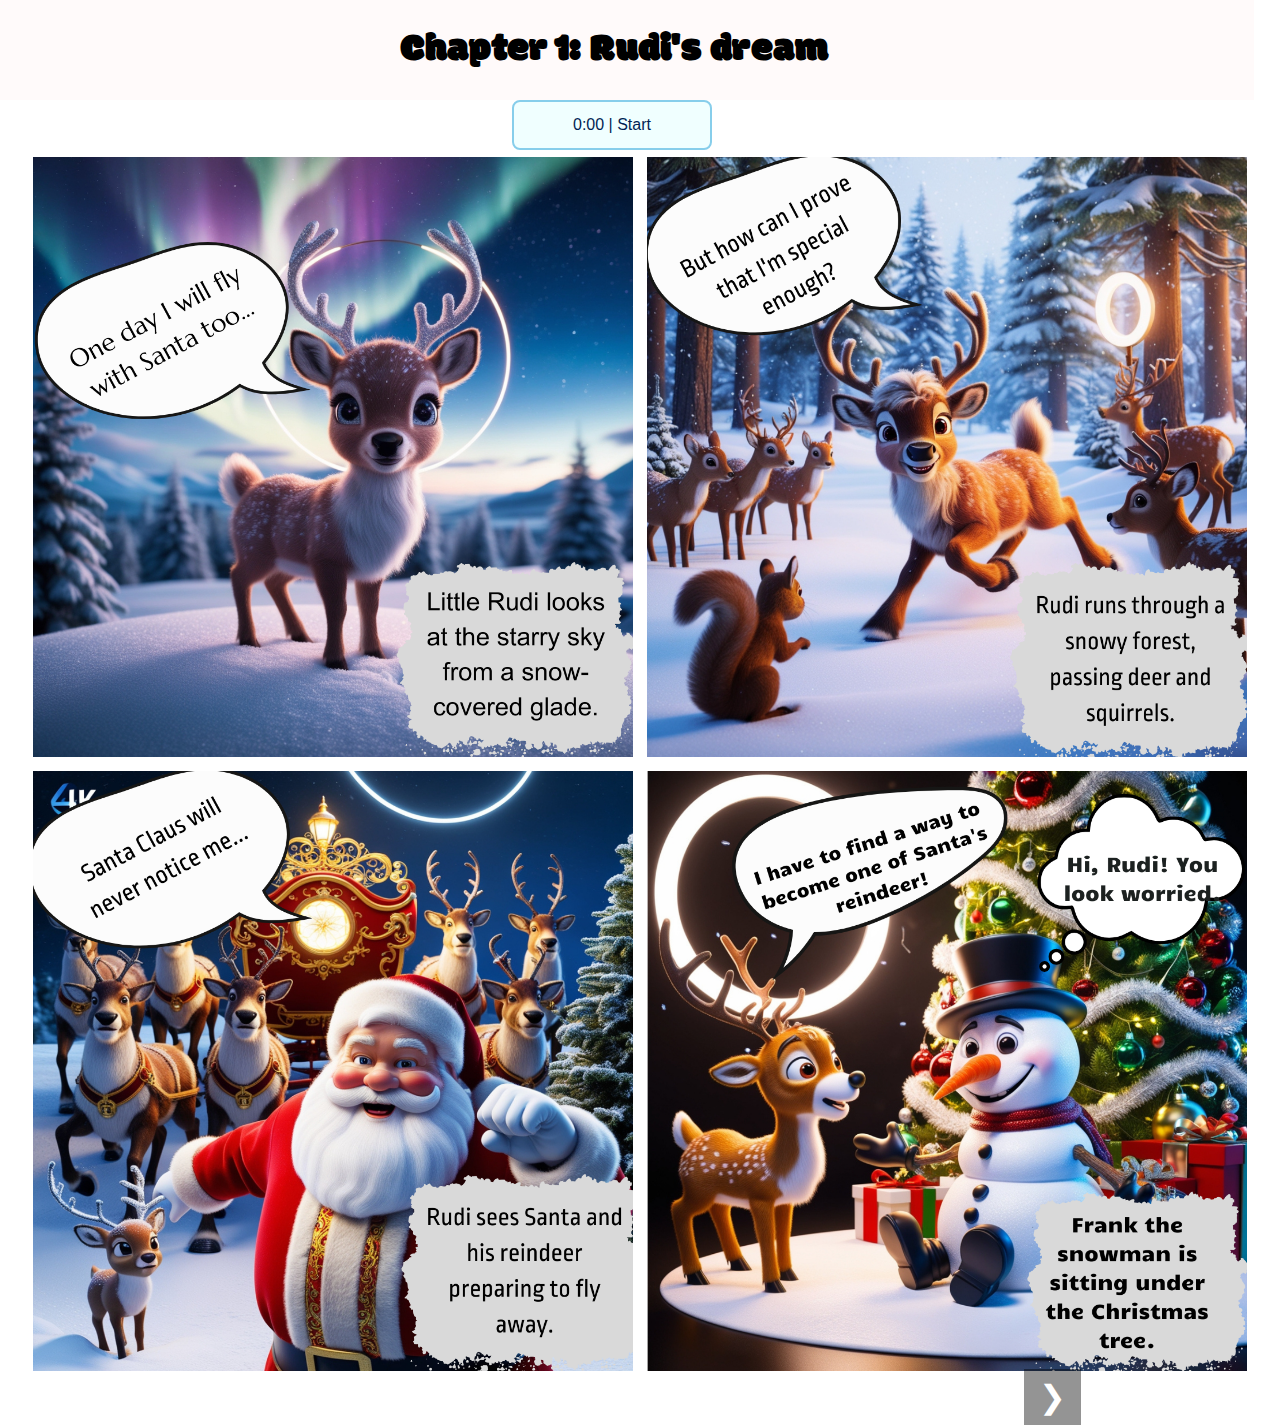
<file: index.html>
<!DOCTYPE html>
<html lang="en">
<head>
    <meta charset="UTF-8">
    <meta name="viewport" content="width=device-width, initial-scale=1.0">
    <title>Document</title>
    <link rel="stylesheet" href="page1.css">
    <link rel="preconnect" href="https://fonts.googleapis.com">
    <link rel="preconnect" href="https://fonts.gstatic.com" crossorigin>
    <link href="https://fonts.googleapis.com/css2?family=Modak&display=swap" rel="stylesheet">
</head>
<body>

    <div>
        <div class="chapter">
            <p>Chapter 1: Rudi's dream </p>
        </div>
        <audio id="audio" src="narracja - Made with Clipchamp.mp3"></audio>
        <button id="controlButton">00:00 | Start</button>

        <div class="zdjęcia">
            <img src="Panel 1.png" alt="">
            <img src="Panel 2.png" alt="">
            <img src="Panel 3.png" alt="">
            <img src="Panel 4.png" alt="">
            
        </div>
    </div>
    <a href="page2.html" class="next">&#10095</a>

    <script>
        const audio = document.getElementById('audio');
        const controlButton = document.getElementById('controlButton');

        // Funkcja formatująca czas w formacie MM:SS
        function formatTime(seconds) {
            const minutes = Math.floor(seconds / 60);
            const secs = Math.floor(seconds % 60).toString().padStart(2, '0');
            return `${minutes}:${secs}`;
        }

        // Ustawienie początkowego czasu na 10 sekund
        audio.addEventListener('loadedmetadata', () => {
            audio.currentTime = 0;
        });

        // Aktualizacja czasu i kontrola przycisku
        audio.addEventListener('timeupdate', () => {
            controlButton.textContent = `${formatTime(audio.currentTime)} | ${audio.paused ? "Start" : "Pause"}`;
            if (audio.currentTime >= 38) {
                audio.pause();
                audio.currentTime = 0; // Powrót do 10 sekundy
                controlButton.textContent = `${formatTime(audio.currentTime)} | Start`;
            }
        });

        // Obsługa kliknięcia przycisku
        controlButton.addEventListener('click', () => {
            if (audio.paused) {
                if (audio.currentTime < 10 || audio.currentTime >= 38) {
                    audio.currentTime = 0; // Zawsze zaczyna od 10 sekundy
                }
                audio.play();
            } else {
                audio.pause();
            }
            controlButton.textContent = `${formatTime(audio.currentTime)} | ${audio.paused ? "Start" : "Pause"}`;
        });

        // Reset przycisku po zakończeniu odtwarzania
        audio.addEventListener('ended', () => {
            audio.currentTime = 0;
            controlButton.textContent = `00:00 | Start`;
        });
    </script>
</body>
</html>
</file>
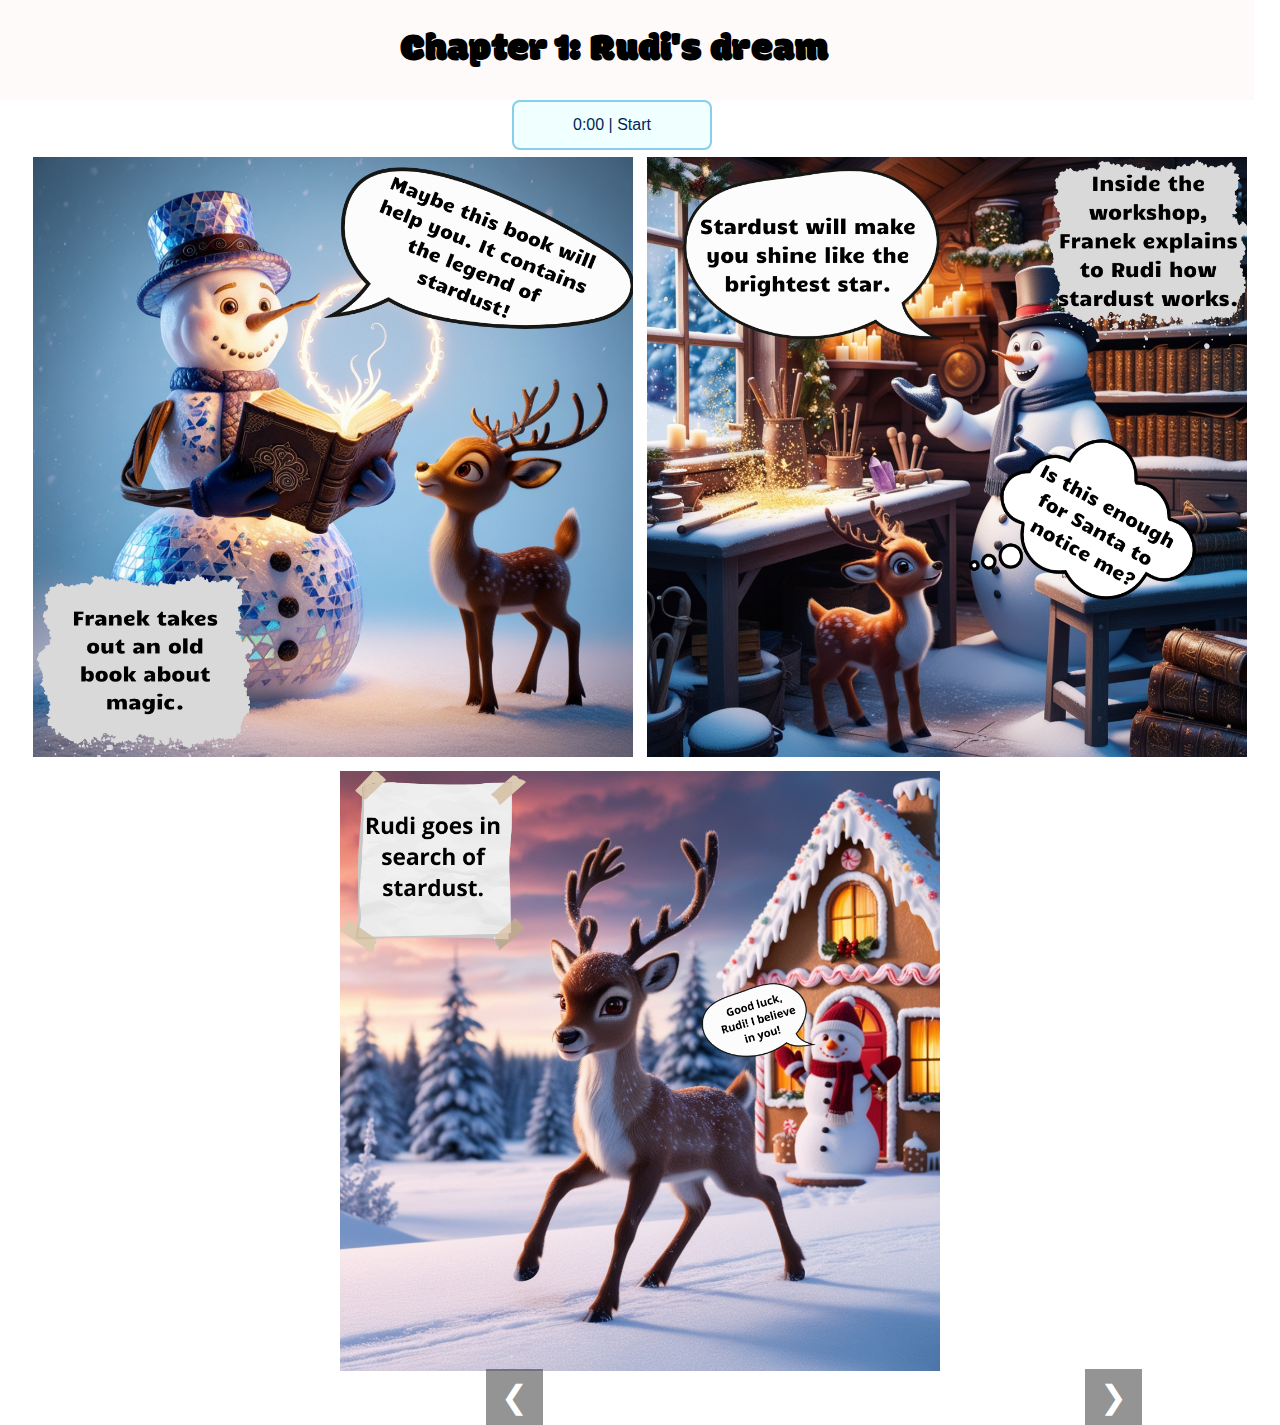
<file: page2.html>
<!DOCTYPE html>
<html lang="en">
<head>
    <meta charset="UTF-8">
    <meta name="viewport" content="width=device-width, initial-scale=1.0">
    <title>Document</title>
    <link rel="stylesheet" href="page2.css">
    <link rel="preconnect" href="https://fonts.googleapis.com">
    <link rel="preconnect" href="https://fonts.gstatic.com" crossorigin>
    <link href="https://fonts.googleapis.com/css2?family=Modak&display=swap" rel="stylesheet">



</head>
<body>

    <div class="chapter">
        <p>Chapter 1: Rudi's dream</p>
    </div>
    <audio id="audio" src="narracja - Made with Clipchamp.mp3"></audio>
    <button id="controlButton">0:38 | Start</button>


    <div class="zdjęcia">
        <img src="Panel 5.png" alt="">
        <img src="Panel 6.png" alt="">
        <img class="zd1" src="Panel 7.png" alt="">
    </div>
    <a href="index.html" class="prev">&#10094</a>
    <a href="page3.html" class="next">&#10095</a>
    <script>
        const audio = document.getElementById('audio');
        const controlButton = document.getElementById('controlButton');

        // Funkcja formatująca czas w formacie MM:SS
        function formatTime(seconds) {
            const minutes = Math.floor(seconds / 60);
            const secs = Math.floor(seconds % 60).toString().padStart(2, '0');
            return `${minutes}:${secs}`;
        }

        // Ustawienie początkowego czasu na 10 sekund
        audio.addEventListener('loadedmetadata', () => {
            audio.currentTime = 38;
        });

        // Aktualizacja czasu i kontrola przycisku
        audio.addEventListener('timeupdate', () => {
            controlButton.textContent = `${formatTime(audio.currentTime)} | ${audio.paused ? "Start" : "Pause"}`;
            if (audio.currentTime >= 65) {
                audio.pause();
                audio.currentTime = 38; // Powrót do 10 sekundy
                controlButton.textContent = `${formatTime(audio.currentTime)} | Start`;
            }
        });

        // Obsługa kliknięcia przycisku
        controlButton.addEventListener('click', () => {
            if (audio.paused) {
                if (audio.currentTime < 38 || audio.currentTime >= 65) {
                    audio.currentTime = 38; // Zawsze zaczyna od 10 sekundy
                }
                audio.play();
            } else {
                audio.pause();
            }
            controlButton.textContent = `${formatTime(audio.currentTime)} | ${audio.paused ? "Start" : "Pause"}`;
        });

        // Reset przycisku po zakończeniu odtwarzania
        audio.addEventListener('ended', () => {
            audio.currentTime = 38;
            controlButton.textContent = `0:38 | Start`;
        });
    </script>
</body>


    

</html>
</file>
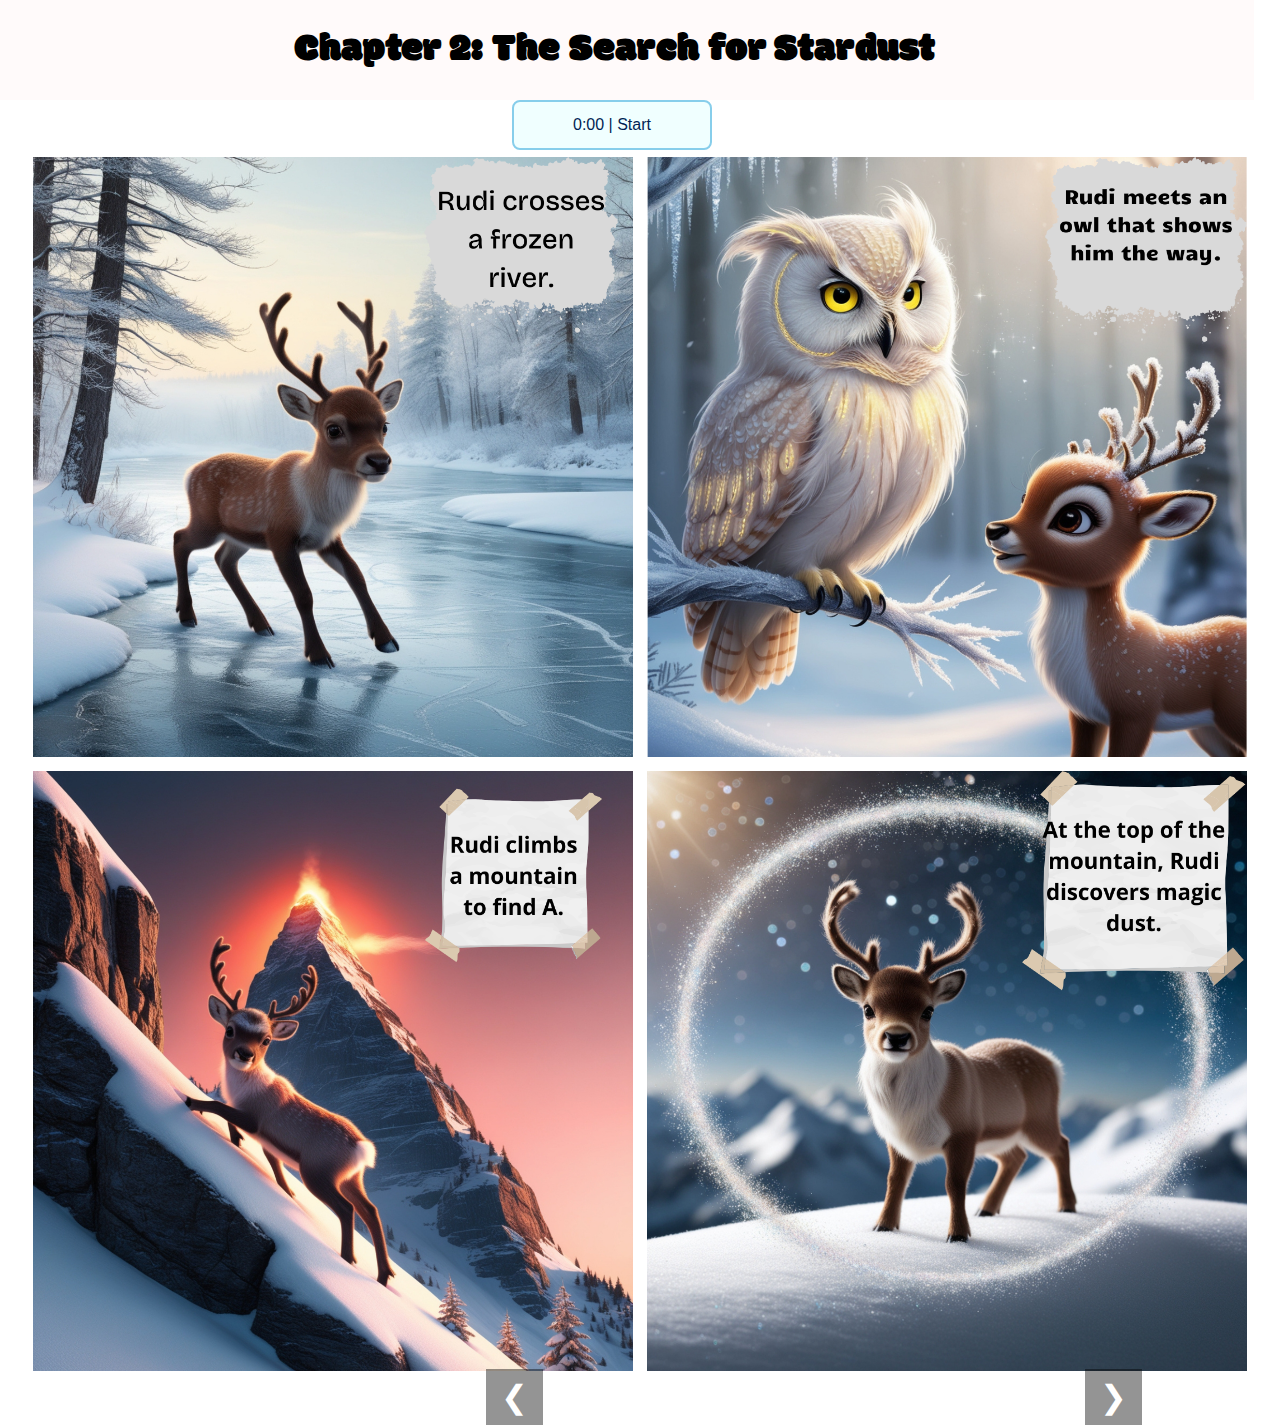
<file: page3.html>
<!DOCTYPE html>
<html lang="en">
<head>
    <meta charset="UTF-8">
    <meta name="viewport" content="width=device-width, initial-scale=1.0">
    <title>Document</title>
    <link rel="stylesheet" href="page2.css">
    <link rel="preconnect" href="https://fonts.googleapis.com">
    <link rel="preconnect" href="https://fonts.gstatic.com" crossorigin>
    <link href="https://fonts.googleapis.com/css2?family=Modak&display=swap" rel="stylesheet">
</head>
<body>

    <div class="chapter">
        <p>Chapter 2: The Search for Stardust</p>
    </div>
    <audio id="audio" src="narracja - Made with Clipchamp.mp3"></audio>
    <button id="controlButton">1:05 | Start</button>

    <div class="zdjęcia">
        <img src="panel 8.png" alt="">
        <img src="panel 9.png" alt="">
        <img src="Panel 10.png" alt="">
        <img src="Panel 11.png" alt="">
    </div>
    <a href="page2.html" class="prev">&#10094</a>
    <a href="page4.html" class="next">&#10095</a>
    <script>
        const audio = document.getElementById('audio');
        const controlButton = document.getElementById('controlButton');

        // Funkcja formatująca czas w formacie MM:SS
        function formatTime(seconds) {
            const minutes = Math.floor(seconds / 60);
            const secs = Math.floor(seconds % 60).toString().padStart(2, '0');
            return `${minutes}:${secs}`;
        }

        // Ustawienie początkowego czasu na 10 sekund
        audio.addEventListener('loadedmetadata', () => {
            audio.currentTime = 65;
        });

        // Aktualizacja czasu i kontrola przycisku
        audio.addEventListener('timeupdate', () => {
            controlButton.textContent = `${formatTime(audio.currentTime)} | ${audio.paused ? "Start" : "Pause"}`;
            if (audio.currentTime >= 86.5) {
                audio.pause();
                audio.currentTime = 65; // Powrót do 10 sekundy
                controlButton.textContent = `${formatTime(audio.currentTime)} | Start`;
            }
        });

        // Obsługa kliknięcia przycisku
        controlButton.addEventListener('click', () => {
            if (audio.paused) {
                if (audio.currentTime < 65 || audio.currentTime >= 86.5) {
                    audio.currentTime = 65; // Zawsze zaczyna od 10 sekundy
                }
                audio.play();
            } else {
                audio.pause();
            }
            controlButton.textContent = `${formatTime(audio.currentTime)} | ${audio.paused ? "Start" : "Pause"}`;
        });

        // Reset przycisku po zakończeniu odtwarzania
        audio.addEventListener('ended', () => {
            audio.currentTime = 65;
            controlButton.textContent = `1:06 | Start`;
        });
    </script>

</body>


    

</html>
</file>
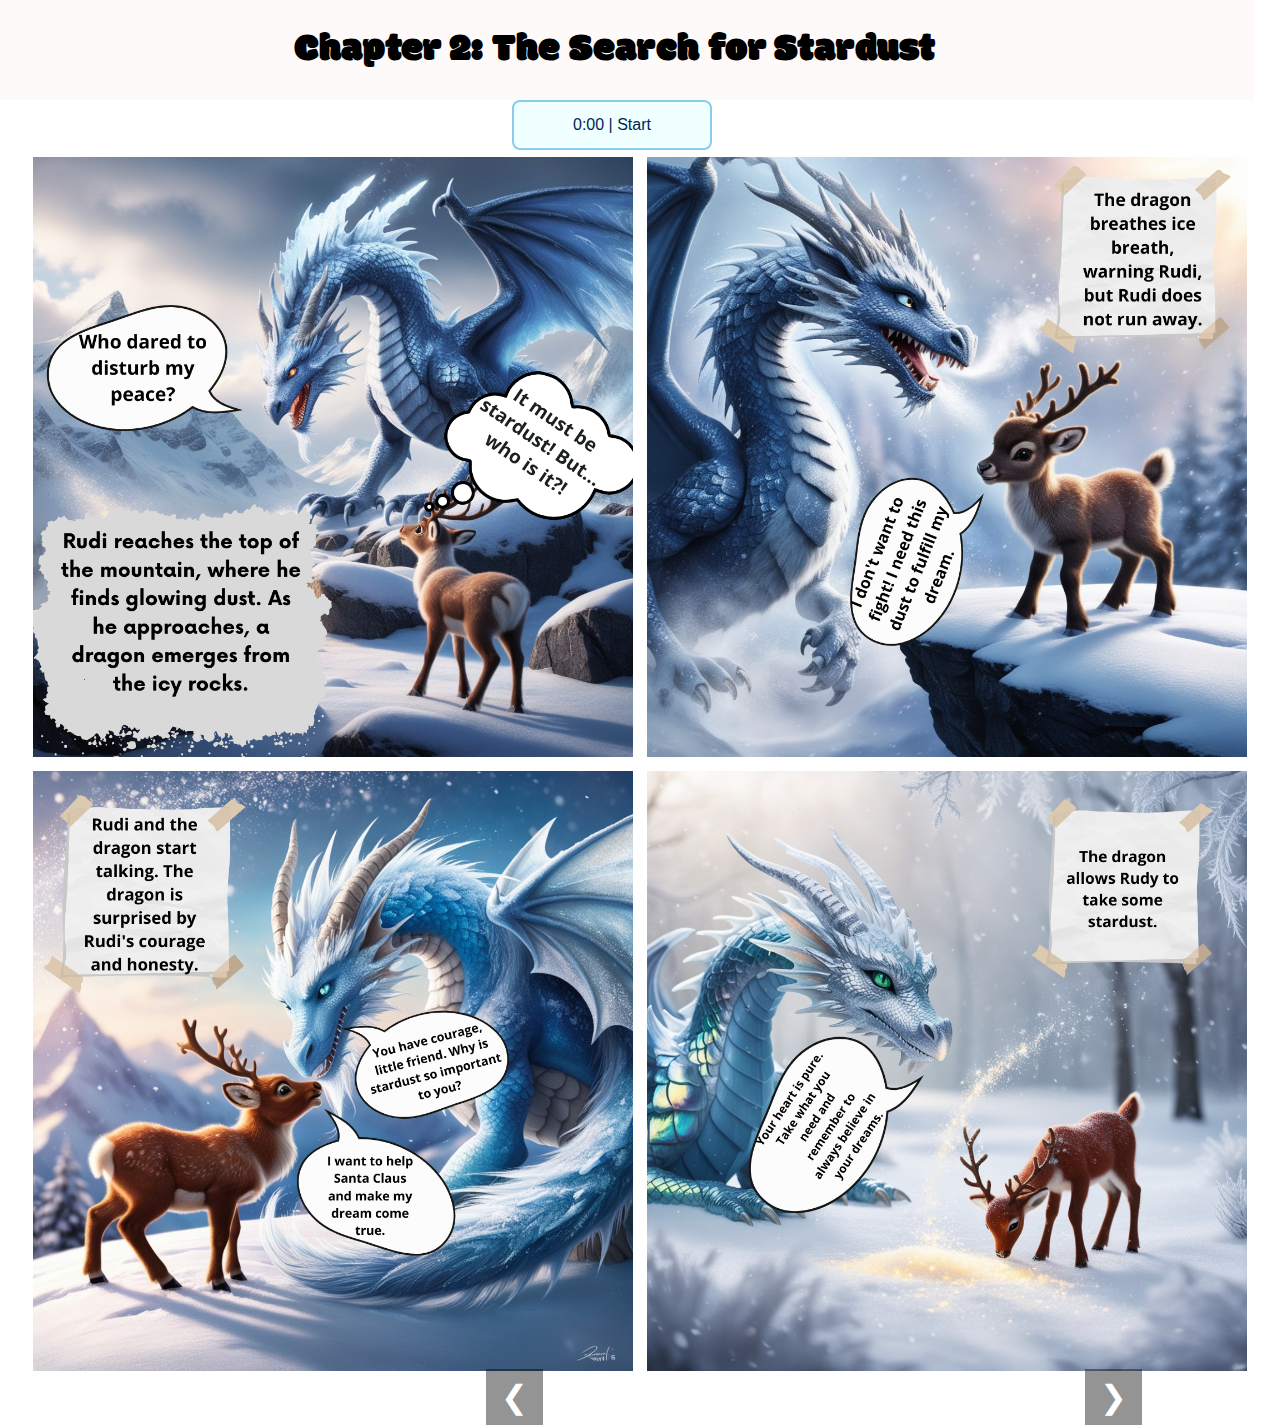
<file: page4.html>
<!DOCTYPE html>
<html lang="en">
<head>
    <meta charset="UTF-8">
    <meta name="viewport" content="width=device-width, initial-scale=1.0">
    <title>Document</title>
    <link rel="stylesheet" href="page2.css">
    <link rel="preconnect" href="https://fonts.googleapis.com">
    <link rel="preconnect" href="https://fonts.gstatic.com" crossorigin>
    <link href="https://fonts.googleapis.com/css2?family=Modak&display=swap" rel="stylesheet">
</head>
<body>

    <div class="chapter">
        <p>Chapter 2: The Search for Stardust</p>
    </div>
    <audio id="audio" src="narracja - Made with Clipchamp.mp3"></audio>
    <button id="controlButton">1:27 | Start</button>

    <div class="zdjęcia">
        <img src="panel 12.png" alt="">
        <img src="Panel 13.png" alt="">
        <img src="Panel 14.png" alt="">
        <img src="Panel 15.png" alt="">
    </div>
    <a href="page3.html" class="prev">&#10094</a>
    <a href="page5.html" class="next">&#10095</a>
    <script>
        const audio = document.getElementById('audio');
        const controlButton = document.getElementById('controlButton');

        // Funkcja formatująca czas w formacie MM:SS
        function formatTime(seconds) {
            const minutes = Math.floor(seconds / 60);
            const secs = Math.floor(seconds % 60).toString().padStart(2, '0');
            return `${minutes}:${secs}`;
        }

        // Ustawienie początkowego czasu na 10 sekund
        audio.addEventListener('loadedmetadata', () => {
            audio.currentTime = 87;
        });

        // Aktualizacja czasu i kontrola przycisku
        audio.addEventListener('timeupdate', () => {
            controlButton.textContent = `${formatTime(audio.currentTime)} | ${audio.paused ? "Start" : "Pause"}`;
            if (audio.currentTime >= 137) {
                audio.pause();
                audio.currentTime = 87; // Powrót do 10 sekundy
                controlButton.textContent = `${formatTime(audio.currentTime)} | Start`;
            }
        });

        // Obsługa kliknięcia przycisku
        controlButton.addEventListener('click', () => {
            if (audio.paused) {
                if (audio.currentTime < 87 || audio.currentTime >= 137) {
                    audio.currentTime = 87; // Zawsze zaczyna od 10 sekundy
                }
                audio.play();
            } else {
                audio.pause();
            }
            controlButton.textContent = `${formatTime(audio.currentTime)} | ${audio.paused ? "Start" : "Pause"}`;
        });

        // Reset przycisku po zakończeniu odtwarzania
        audio.addEventListener('ended', () => {
            audio.currentTime = 87;
            controlButton.textContent = `1:27 | Start`;
        });
    </script>
</body>


    

</html>
</file>
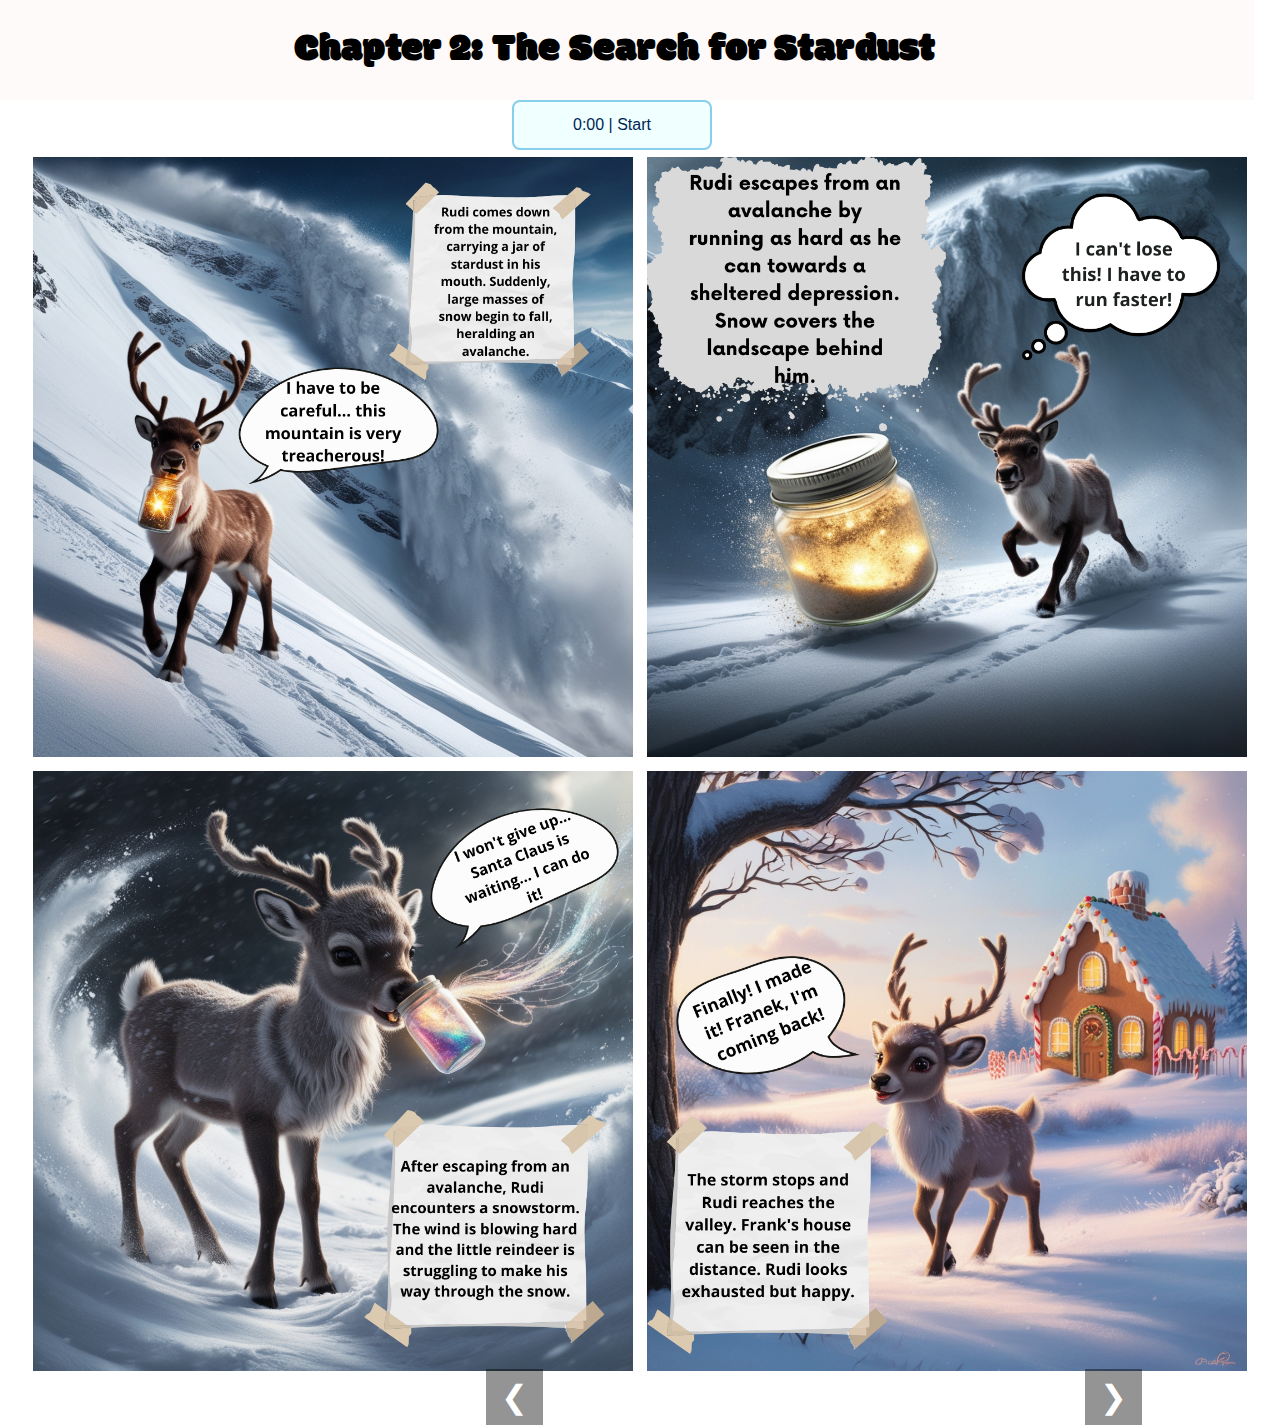
<file: page5.html>
<!DOCTYPE html>
<html lang="en">
<head>
    <meta charset="UTF-8">
    <meta name="viewport" content="width=device-width, initial-scale=1.0">
    <title>Document</title>
    <link rel="stylesheet" href="page2.css">
    <link rel="preconnect" href="https://fonts.googleapis.com">
    <link rel="preconnect" href="https://fonts.gstatic.com" crossorigin>
    <link href="https://fonts.googleapis.com/css2?family=Modak&display=swap" rel="stylesheet">
</head>
<body>

    <div class="chapter">
        <p>Chapter 2: The Search for Stardust</p>
    </div>
    <audio id="audio" src="narracja - Made with Clipchamp.mp3"></audio>
    <button id="controlButton">2:17 | Start</button>

    <div class="zdjęcia">
        <img src="Panel 16.png" alt="">
        <img src="panel 17.png" alt="">
        <img src="Panel 18.png" alt="">
        <img src="Panel 19.png" alt="">

    </div>
    <a href="page4.html" class="prev">&#10094</a>
    <a href="page6.html" class="next">&#10095</a>
    <script>
        const audio = document.getElementById('audio');
        const controlButton = document.getElementById('controlButton');

        // Funkcja formatująca czas w formacie MM:SS
        function formatTime(seconds) {
            const minutes = Math.floor(seconds / 60);
            const secs = Math.floor(seconds % 60).toString().padStart(2, '0');
            return `${minutes}:${secs}`;
        }

        // Ustawienie początkowego czasu na 10 sekund
        audio.addEventListener('loadedmetadata', () => {
            audio.currentTime = 137.5;
        });

        // Aktualizacja czasu i kontrola przycisku
        audio.addEventListener('timeupdate', () => {
            controlButton.textContent = `${formatTime(audio.currentTime)} | ${audio.paused ? "Start" : "Pause"}`;
            if (audio.currentTime >= 191.5) {
                audio.pause();
                audio.currentTime = 137.5; // Powrót do 10 sekundy
                controlButton.textContent = `${formatTime(audio.currentTime)} | Start`;
            }
        });

        // Obsługa kliknięcia przycisku
        controlButton.addEventListener('click', () => {
            if (audio.paused) {
                if (audio.currentTime < 137.5 || audio.currentTime >= 191.5) {
                    audio.currentTime = 137.5; // Zawsze zaczyna od 10 sekundy
                }
                audio.play();
            } else {
                audio.pause();
            }
            controlButton.textContent = `${formatTime(audio.currentTime)} | ${audio.paused ? "Start" : "Pause"}`;
        });

        // Reset przycisku po zakończeniu odtwarzania
        audio.addEventListener('ended', () => {
            audio.currentTime = 137.5;
            controlButton.textContent = `2:17 | Start`;
        });
    </script>
</body>


    

</html>
</file>
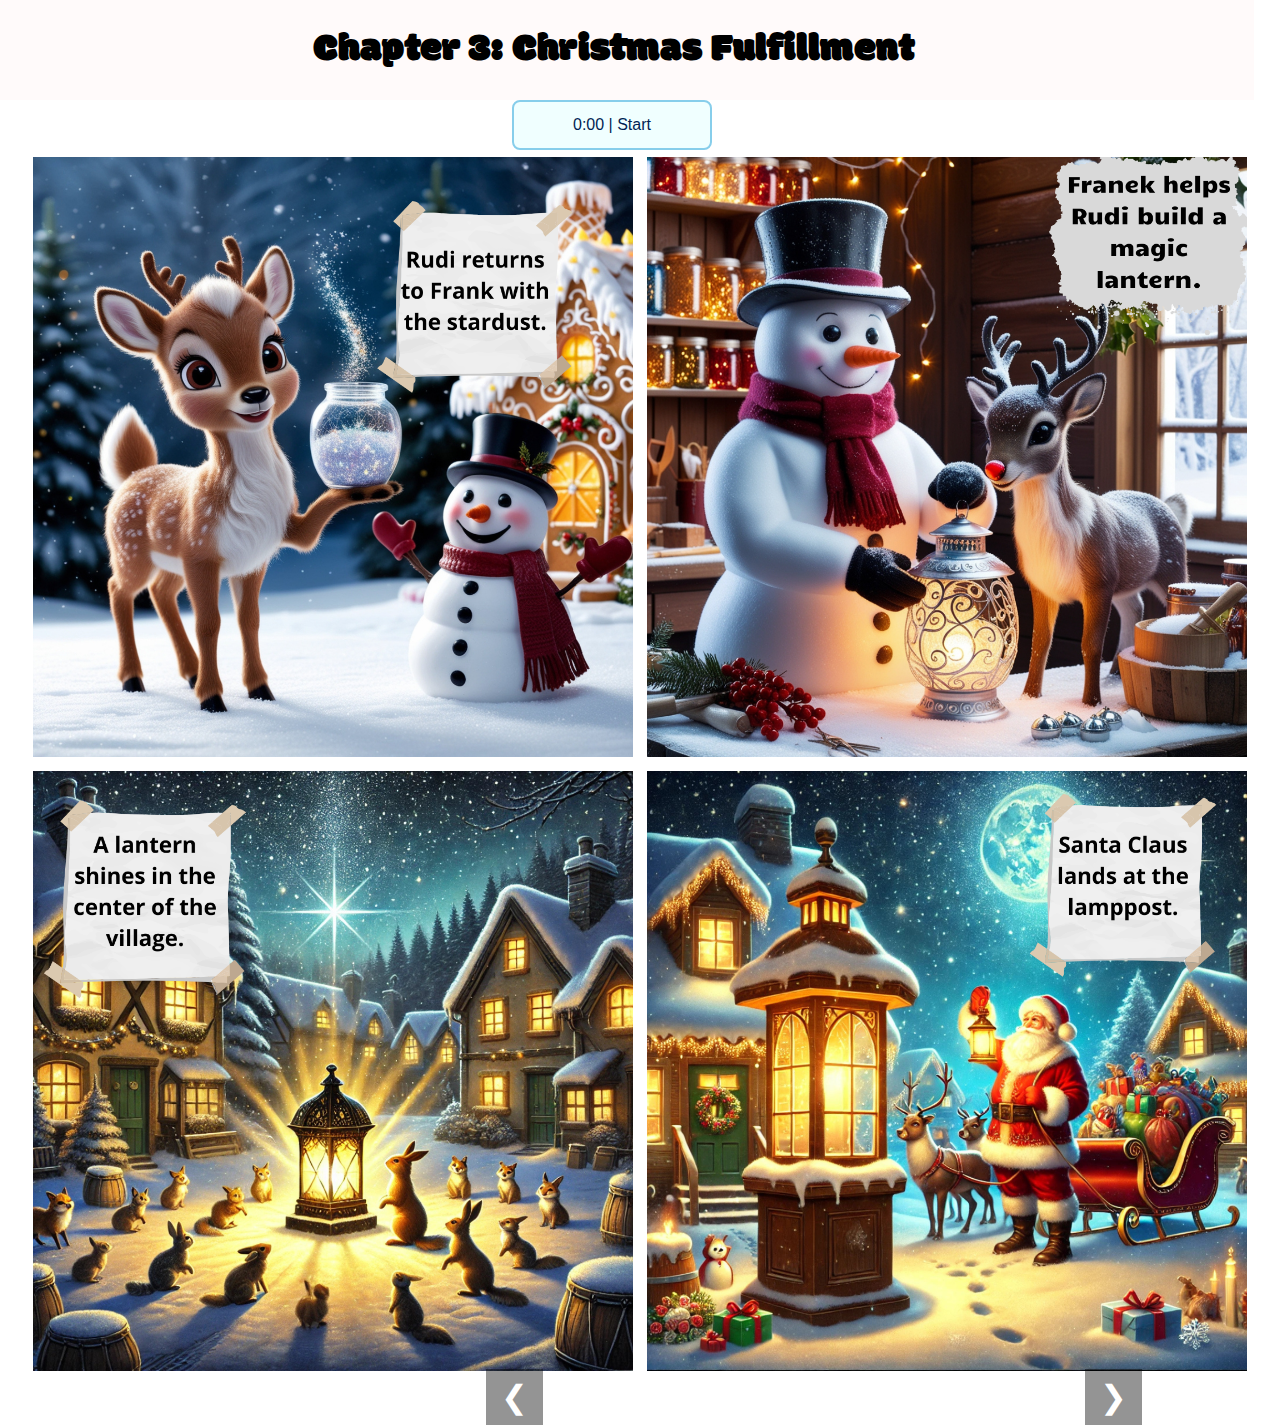
<file: page6.html>
<!DOCTYPE html>
<html lang="en">
<head>
    <meta charset="UTF-8">
    <meta name="viewport" content="width=device-width, initial-scale=1.0">
    <title>Document</title>
    <link rel="stylesheet" href="page2.css">
    <link rel="preconnect" href="https://fonts.googleapis.com">
    <link rel="preconnect" href="https://fonts.gstatic.com" crossorigin>
    <link href="https://fonts.googleapis.com/css2?family=Modak&display=swap" rel="stylesheet">
</head>
<body>

    <div class="chapter">
        <p>Chapter 3: Christmas Fulfillment</p>
    </div>
    <audio id="audio" src="narracja - Made with Clipchamp.mp3"></audio>
    <button id="controlButton">3:12 | Start</button>

    <div class="zdjęcia">
        <img src="Panel 20.png" alt="">
        <img src="panel 21.png" alt="">
        <img src="Panel 22.png" alt="">
        <img src="Panel 23.png" alt="">
    </div>
    <a href="page5.html" class="prev">&#10094</a>
    <a href="page7.html" class="next">&#10095</a>
    
    <script>
        const audio = document.getElementById('audio');
        const controlButton = document.getElementById('controlButton');

        // Funkcja formatująca czas w formacie MM:SS
        function formatTime(seconds) {
            const minutes = Math.floor(seconds / 60);
            const secs = Math.floor(seconds % 60).toString().padStart(2, '0');
            return `${minutes}:${secs}`;
        }

        // Ustawienie początkowego czasu na 10 sekund
        audio.addEventListener('loadedmetadata', () => {
            audio.currentTime = 192;
        });

        // Aktualizacja czasu i kontrola przycisku
        audio.addEventListener('timeupdate', () => {
            controlButton.textContent = `${formatTime(audio.currentTime)} | ${audio.paused ? "Start" : "Pause"}`;
            if (audio.currentTime >= 211) {
                audio.pause();
                audio.currentTime = 192; // Powrót do 10 sekundy
                controlButton.textContent = `${formatTime(audio.currentTime)} | Start`;
            }
        });

        // Obsługa kliknięcia przycisku
        controlButton.addEventListener('click', () => {
            if (audio.paused) {
                if (audio.currentTime < 192 || audio.currentTime >= 211) {
                    audio.currentTime = 192; // Zawsze zaczyna od 10 sekundy
                }
                audio.play();
            } else {
                audio.pause();
            }
            controlButton.textContent = `${formatTime(audio.currentTime)} | ${audio.paused ? "Start" : "Pause"}`;
        });

        // Reset przycisku po zakończeniu odtwarzania
        audio.addEventListener('ended', () => {
            audio.currentTime = 192;
            controlButton.textContent = `3:12 | Start`;
        });
    </script>
</body>


    

</html>
</file>
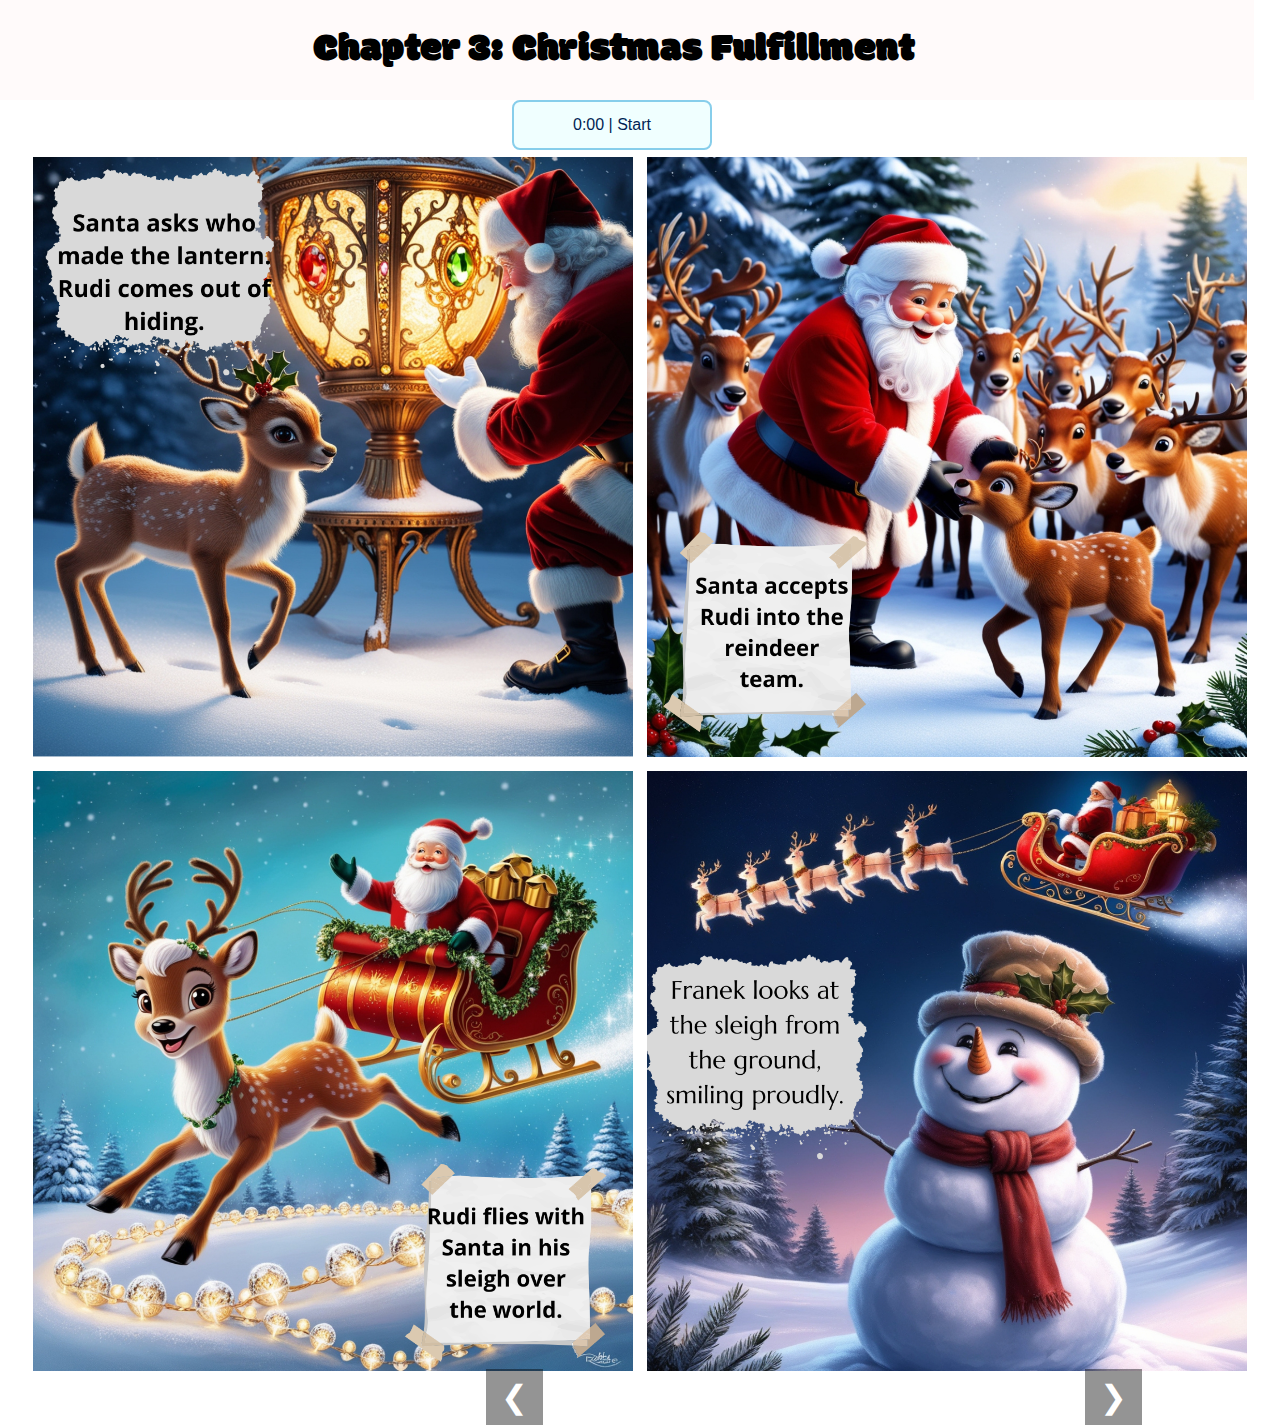
<file: page7.html>
<!DOCTYPE html>
<html lang="en">
<head>
    <meta charset="UTF-8">
    <meta name="viewport" content="width=device-width, initial-scale=1.0">
    <title>Document</title>
    <link rel="stylesheet" href="page2.css">
    <link rel="preconnect" href="https://fonts.googleapis.com">
    <link rel="preconnect" href="https://fonts.gstatic.com" crossorigin>
    <link href="https://fonts.googleapis.com/css2?family=Modak&display=swap" rel="stylesheet">
</head>
<body>

    <div class="chapter">
        <p>Chapter 3: Christmas Fulfillment</p>
    </div>
    <audio id="audio" src="narracja - Made with Clipchamp.mp3"></audio>
    <button id="controlButton">3:31 | Start</button>

    <div class="zdjęcia">
        <img src="panel 24.png" alt="">
        <img src="Panel 25.png" alt="">
        <img src="Panel 26.png" alt="">
        <img src="panel 27.png" alt="">
    </div>
    <a href="page6.html" class="prev">&#10094</a>
    <a href="page8.html" class="next">&#10095</a>
    <script>
        const audio = document.getElementById('audio');
        const controlButton = document.getElementById('controlButton');

        // Funkcja formatująca czas w formacie MM:SS
        function formatTime(seconds) {
            const minutes = Math.floor(seconds / 60);
            const secs = Math.floor(seconds % 60).toString().padStart(2, '0');
            return `${minutes}:${secs}`;
        }

        // Ustawienie początkowego czasu na 10 sekund
        audio.addEventListener('loadedmetadata', () => {
            audio.currentTime = 211;
        });

        // Aktualizacja czasu i kontrola przycisku
        audio.addEventListener('timeupdate', () => {
            controlButton.textContent = `${formatTime(audio.currentTime)} | ${audio.paused ? "Start" : "Pause"}`;
            if (audio.currentTime >= 230) {
                audio.pause();
                audio.currentTime = 211; // Powrót do 10 sekundy
                controlButton.textContent = `${formatTime(audio.currentTime)} | Start`;
            }
        });

        // Obsługa kliknięcia przycisku
        controlButton.addEventListener('click', () => {
            if (audio.paused) {
                if (audio.currentTime < 211 || audio.currentTime >= 230) {
                    audio.currentTime = 211; // Zawsze zaczyna od 10 sekundy
                }
                audio.play();
            } else {
                audio.pause();
            }
            controlButton.textContent = `${formatTime(audio.currentTime)} | ${audio.paused ? "Start" : "Pause"}`;
        });

        // Reset przycisku po zakończeniu odtwarzania
        audio.addEventListener('ended', () => {
            audio.currentTime = 211;
            controlButton.textContent = `3:31 | Start`;
        });
    </script>
</body>


    

</html>
</file>
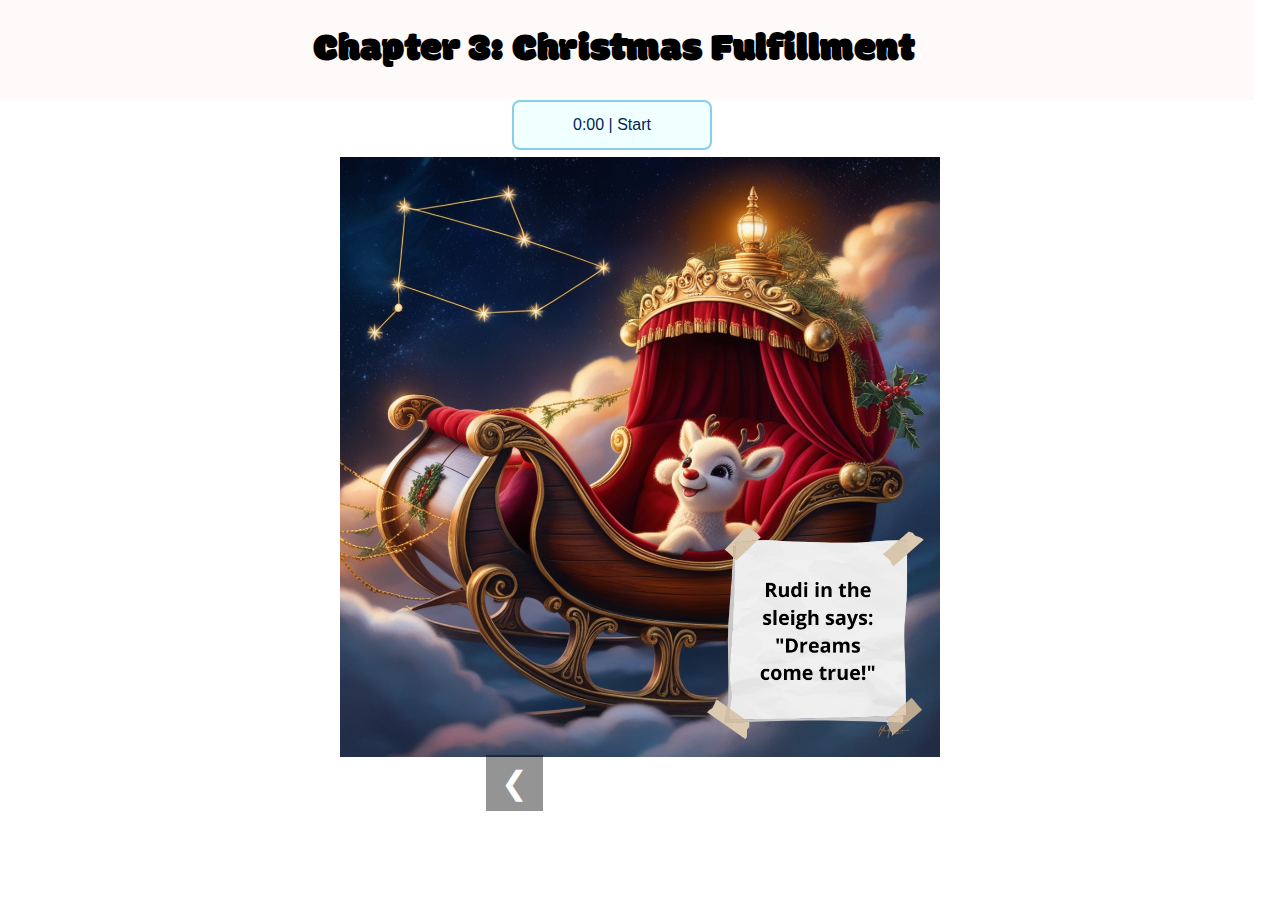
<file: page8.html>
<!DOCTYPE html>
<html lang="en">
<head>
    <meta charset="UTF-8">
    <meta name="viewport" content="width=device-width, initial-scale=1.0">
    <title>Document</title>
    <link rel="stylesheet" href="page8.css">
    <link rel="preconnect" href="https://fonts.googleapis.com">
    <link rel="preconnect" href="https://fonts.gstatic.com" crossorigin>
    <link href="https://fonts.googleapis.com/css2?family=Modak&display=swap" rel="stylesheet">
</head>
<body>

    <div class="chapter">
        <p>Chapter 3: Christmas Fulfillment</p>
    </div>
    <audio id="audio" src="narracja - Made with Clipchamp.mp3"></audio>
    <button id="controlButton">3:50 | Start</button>

    <div class="zdjęcia">
        <img class="zd1" src="panel 28.png" alt="">
    </div>
    <a href="page7.html" class="prev">&#10094</a>
    <script>
        const audio = document.getElementById('audio');
        const controlButton = document.getElementById('controlButton');

        // Funkcja formatująca czas w formacie MM:SS
        function formatTime(seconds) {
            const minutes = Math.floor(seconds / 60);
            const secs = Math.floor(seconds % 60).toString().padStart(2, '0');
            return `${minutes}:${secs}`;
        }

        // Ustawienie początkowego czasu na 10 sekund
        audio.addEventListener('loadedmetadata', () => {
            audio.currentTime = 230;
        });

        // Aktualizacja czasu i kontrola przycisku
        audio.addEventListener('timeupdate', () => {
            controlButton.textContent = `${formatTime(audio.currentTime)} | ${audio.paused ? "Start" : "Pause"}`;
            if (audio.currentTime >= 239) {
                audio.pause();
                audio.currentTime = 230; // Powrót do 10 sekundy
                controlButton.textContent = `${formatTime(audio.currentTime)} | Start`;
            }
        });

        // Obsługa kliknięcia przycisku
        controlButton.addEventListener('click', () => {
            if (audio.paused) {
                if (audio.currentTime < 230 || audio.currentTime >= 239) {
                    audio.currentTime = 230; // Zawsze zaczyna od 10 sekundy
                }
                audio.play();
            } else {
                audio.pause();
            }
            controlButton.textContent = `${formatTime(audio.currentTime)} | ${audio.paused ? "Start" : "Pause"}`;
        });

        // Reset przycisku po zakończeniu odtwarzania
        audio.addEventListener('ended', () => {
            audio.currentTime = 230;
            controlButton.textContent = `3:50 | Start`;
        });
    </script>
</body>


    

</html>
</file>
<file: page1.css>
body {
    margin: 0;
    padding: 0;
}
.chapter {
    width: 100%;
    height: 100px;
    font-size: 50px;
    font-family: "Modak", system-ui;
    font-weight: 300;
    font-style: normal;
    background-color: snow;
    display: grid;
    justify-content: center;
    align-items: center;

}

.chapter p {
    animation: animacja 2s infinite;
    animation-direction: alternate;
}

@media screen  and (max-width:1366px) {
    .chapter {
        font-size: 40px;
        position: relative;
        left: -2%;
    }
    
}

@media screen  and (max-width:1100px) {
    .chapter {
        font-size: 40px;
        position: relative;
        left: 8%;
    }
    
}

@media screen  and (max-width:1000px) {
    .chapter {
        font-size: 40px;
        position: relative;
        left: 4%;
    }
    
}

@media screen  and (max-width:500px) {
    .chapter {
        font-size: 30px;
        position: relative;
        left: 3%;
    }
    
}

@media screen  and (max-width:500px) {
    .chapter {
        font-size: 20px;
        position: relative;
        left: 4%;
    }
    
}

.audio {
    position: relative;
    top: -80px;
}

@media screen and (max-width:367px) {
    .audio {
        position: relative;
        left: 80px;
        top: 0px;
    }
    
}

        button {
    width: 200px;
    height: 50px;
    padding: 10px 20px;
    font-size: 16px;
    border: 2px solid #87CEEB;
    border-radius: 8px;
    background-color: #F0FFFF;
    color: #001F54;
    cursor: pointer;
    position: relative;
    left: 43%;
}
button:hover {
    background-color: #87CEEB;
    border-color: #87CEEB;
}
@media screen  and (max-width:1366px){
    button {
        position: relative;
        left:40%;
    }
    
}
@media screen  and (max-width:1100px){
    button {
        position: relative;
        left:50%;
    }
    
}
@media screen  and (max-width:1000px){
    button {
        position: relative;
        left:42%;
    }
    
}

@media screen  and (max-width:500px){
    button {
        position: relative;
        left:35%;
    }
    
}

@media screen  and (max-width:500px){
    button {
        position: relative;
        left:28%;
    }
    
}

@media screen  and (max-width:350px){
    button {
        position: relative;
        left:24%;
    }
    
}



@keyframes animacja {
    from {
        scale: 1; color: black;
    }
    to {
        scale: 0.9; color: rgba(32, 32, 32, 0.858);
    }
}
.chapter p {
    margin: 0;
    padding: 0;
}


.prev {
    left: -65px;

}
.next {

    position: relative;
    left: 60%;
    top: 50%;
    transform: translateY(-50%);
    font-size: 2rem;
    padding: 10px 15px;
    background-color: rgba(0, 0, 0, 0.421);
    color: white;
    border: none;
    cursor: pointer;
    text-decoration: none;
}

@media screen  and (max-width:1366px) {
    .next {
        position: relative;
        left: 80%;
    }
    
}

@media screen  and (max-width:400px) {
    .next {
        position: relative;
        left: 80%;
    }
    
}

@media screen  and (max-width:1000px) {
    .next {
        position: relative;
        left: 75%;
    }
    
}

.prev {
    position: relative;
    left: 32.5%;
    top: 50%;
    transform: translateY(-50%);
    font-size: 2rem;
    padding: 10px 15px;
    background-color: rgba(0, 0, 0, 0.421);
    color: white;
    border: none;
    cursor: pointer;
    text-decoration: none;

}

@media screen  and (max-width:1366px) {
    .prev {
        position: relative;
        left: 43%;
    }
    
}

@media screen  and (max-width:400px) {
    .prev {
        position: relative;
        left: 43%;
    }
    
}

@media screen  and (max-width:1366px) {
    .prev {
        position: relative;
        left: 38%;
    }
    
}











.next {

    position: relative;
    left: 60%;
    top: 50%;
    transform: translateY(-50%);
    font-size: 2rem;
    padding: 10px 15px;
    background-color: rgba(0, 0, 0, 0.421);
    color: white;
    border: none;
    cursor: pointer;
    text-decoration: none;
}

@media screen  and (max-width:1366px) {
    .next {
        position: relative;
        left: 80%;
    }
    
}

@media screen  and (max-width:400px) {
    .next {
        position: relative;
        left: 80%;
    }
    
}

@media screen  and (max-width:1000px) {
    .next {
        position: relative;
        left: 75%;
    }
    
}


.zdjęcia {
    width: 80%;
    display:  grid;
    grid-template-columns: 1fr 1fr;
    position: relative;
    left: 9% ;

}

.zdjęcia img {
    width: 600px;    
    height: 600px;
    padding: 2px 2px;
    margin: 5px 5px;
}

@media screen and (max-width:1500px) {
    .zdjęcia {
        position: relative;
        left: 4.5%;
    }
    
}

@media screen and (max-width:1400px) {
    .zdjęcia {
        position: relative;
        left: 2%;
    }
    
}

@media screen and (max-width:1260px) {
    .zdjęcia {
        position: relative;
        left: 1%;
    }
    
}

@media screen and (max-width:1000px) {
    .zdjęcia {
        position: relative;
        left: 25%;
    }
    
}
@media screen and (max-width:500px) {
    .zdjęcia {
        position: relative;
        left: 22%;
    }
    
}

@media screen and (max-width:400px) {
    .zdjęcia {
        position: relative;
        left: 12%;
    }
    
}

@media screen and (max-width:350px) {
    .zdjęcia {
        position: relative;
        left: 5%;
    }
    
}

@media screen  and (max-width:1000px) {
    .zdjęcia {
        display:  grid;
    grid-template-columns: 1fr;
    }
    
}

@media screen  and (max-width:1000px) {
    .zdjęcia img {
        width: 500px;    
        height: 500px;
        padding: 2px 2px;
        margin: 5px 5px;
    }
    
}

@media screen  and (max-width:600px) {
    .zdjęcia img {
        width: 300px;    
        height: 300px;
        padding: 2px 2px;
        margin: 5px 5px;
    }
    
}

.zd1 {
    position: relative;
}
@media screen  and (min-width:1000px){
    .zd1 {
        position: relative;
        left: 50%;
    }
    
}




.audio {
    position: relative;
    left: 40%;
    top: 10%;
}
</file>
<file: page2.css>
body {
    margin: 0;
    padding: 0;
}
.chapter {
    width: 100%;
    height: 100px;
    font-size: 50px;
    font-family: "Modak", system-ui;
    font-weight: 300;
    font-style: normal;
    background-color: snow;
    display: grid;
    justify-content: center;
    align-items: center;

}

.chapter p {
    animation: animacja 2s infinite;
    animation-direction: alternate;
}

@media screen  and (max-width:1366px) {
    .chapter {
        font-size: 40px;
        position: relative;
        left: -2%;
    }
    
}

@media screen  and (max-width:1100px) {
    .chapter {
        font-size: 40px;
        position: relative;
        left: 8%;
    }
    
}

@media screen  and (max-width:1000px) {
    .chapter {
        font-size: 40px;
        position: relative;
        left: 4%;
    }
    
}

@media screen  and (max-width:500px) {
    .chapter {
        font-size: 30px;
        position: relative;
        left: 3%;
    }
    
}

@media screen  and (max-width:500px) {
    .chapter {
        font-size: 20px;
        position: relative;
        left: 4%;
    }
    
}

.audio {
    position: relative;
    top: -80px;
}

@media screen and (max-width:367px) {
    .audio {
        position: relative;
        left: 80px;
        top: 0px;
    }
    
}

        button {
    width: 200px;
    height: 50px;
    padding: 10px 20px;
    font-size: 16px;
    border: 2px solid #87CEEB;
    border-radius: 8px;
    background-color: #F0FFFF;
    color: #001F54;
    cursor: pointer;
    position: relative;
    left: 43%;
}
button:hover {
    background-color: #87CEEB;
    border-color: #87CEEB;
}
@media screen  and (max-width:1366px){
    button {
        position: relative;
        left:40%;
    }
    
}
@media screen  and (max-width:1100px){
    button {
        position: relative;
        left:50%;
    }
    
}
@media screen  and (max-width:1000px){
    button {
        position: relative;
        left:42%;
    }
    
}

@media screen  and (max-width:500px){
    button {
        position: relative;
        left:35%;
    }
    
}

@media screen  and (max-width:500px){
    button {
        position: relative;
        left:28%;
    }
    
}

@media screen  and (max-width:350px){
    button {
        position: relative;
        left:24%;
    }
    
}



@keyframes animacja {
    from {
        scale: 1; color: black;
    }
    to {
        scale: 0.9; color: rgba(32, 32, 32, 0.858);
    }
}
.chapter p {
    margin: 0;
    padding: 0;
}


.prev {
    left: -65px;

}
.next {

    position: relative;
    left: 60%;
    top: 50%;
    transform: translateY(-50%);
    font-size: 2rem;
    padding: 10px 15px;
    background-color: rgba(0, 0, 0, 0.421);
    color: white;
    border: none;
    cursor: pointer;
    text-decoration: none;
}

@media screen  and (max-width:1366px) {
    .next {
        position: relative;
        left: 80%;
    }
    
}

@media screen  and (max-width:400px) {
    .next {
        position: relative;
        left: 80%;
    }
    
}

@media screen  and (max-width:1000px) {
    .next {
        position: relative;
        left: 75%;
    }
    
}

.prev {
    position: relative;
    left: 32.5%;
    top: 50%;
    transform: translateY(-50%);
    font-size: 2rem;
    padding: 10px 15px;
    background-color: rgba(0, 0, 0, 0.421);
    color: white;
    border: none;
    cursor: pointer;
    text-decoration: none;

}

@media screen  and (max-width:1366px) {
    .prev {
        position: relative;
        left: 43%;
    }
    
}

@media screen  and (max-width:400px) {
    .prev {
        position: relative;
        left: 43%;
    }
    
}

@media screen  and (max-width:1366px) {
    .prev {
        position: relative;
        left: 38%;
    }
    
}











.next {

    position: relative;
    left: 60%;
    top: 50%;
    transform: translateY(-50%);
    font-size: 2rem;
    padding: 10px 15px;
    background-color: rgba(0, 0, 0, 0.421);
    color: white;
    border: none;
    cursor: pointer;
    text-decoration: none;
}

@media screen  and (max-width:1366px) {
    .next {
        position: relative;
        left: 80%;
    }
    
}

@media screen  and (max-width:400px) {
    .next {
        position: relative;
        left: 80%;
    }
    
}

@media screen  and (max-width:1000px) {
    .next {
        position: relative;
        left: 75%;
    }
    
}


.zdjęcia {
    width: 80%;
    display:  grid;
    grid-template-columns: 1fr 1fr;
    position: relative;
    left: 9% ;

}

.zdjęcia img {
    width: 600px;    
    height: 600px;
    padding: 2px 2px;
    margin: 5px 5px;
}

@media screen and (max-width:1500px) {
    .zdjęcia {
        position: relative;
        left: 4.5%;
    }
    
}

@media screen and (max-width:1400px) {
    .zdjęcia {
        position: relative;
        left: 2%;
    }
    
}

@media screen and (max-width:1260px) {
    .zdjęcia {
        position: relative;
        left: 1%;
    }
    
}

@media screen and (max-width:1000px) {
    .zdjęcia {
        position: relative;
        left: 25%;
    }
    
}
@media screen and (max-width:500px) {
    .zdjęcia {
        position: relative;
        left: 22%;
    }
    
}

@media screen and (max-width:400px) {
    .zdjęcia {
        position: relative;
        left: 12%;
    }
    
}

@media screen and (max-width:350px) {
    .zdjęcia {
        position: relative;
        left: 5%;
    }
    
}

@media screen  and (max-width:1000px) {
    .zdjęcia {
        display:  grid;
    grid-template-columns: 1fr;
    }
    
}

@media screen  and (max-width:1000px) {
    .zdjęcia img {
        width: 500px;    
        height: 500px;
        padding: 2px 2px;
        margin: 5px 5px;
    }
    
}

@media screen  and (max-width:600px) {
    .zdjęcia img {
        width: 300px;    
        height: 300px;
        padding: 2px 2px;
        margin: 5px 5px;
    }
    
}

.zd1 {
    position: relative;
}
@media screen  and (min-width:1000px){
    .zd1 {
        position: relative;
        left: 50%;
    }
    
}




.audio {
    position: relative;
    left: 40%;
    top: 10%;
}
</file>
<file: page8.css>
body {
    margin: 0;
    padding: 0;
}
.chapter {
    width: 100%;
    height: 100px;
    font-size: 50px;
    font-family: "Modak", system-ui;
    font-weight: 300;
    font-style: normal;
    background-color: snow;
    display: grid;
    justify-content: center;
    align-items: center;

}

.chapter p {
    animation: animacja 2s infinite;
    animation-direction: alternate;
}

@media screen  and (max-width:1366px) {
    .chapter {
        font-size: 40px;
        position: relative;
        left: -2%;
    }
    
}

@media screen  and (max-width:1100px) {
    .chapter {
        font-size: 40px;
        position: relative;
        left: 8%;
    }
    
}

@media screen  and (max-width:1000px) {
    .chapter {
        font-size: 40px;
        position: relative;
        left: 4%;
    }
    
}

@media screen  and (max-width:500px) {
    .chapter {
        font-size: 30px;
        position: relative;
        left: 3%;
    }
    
}

@media screen  and (max-width:500px) {
    .chapter {
        font-size: 20px;
        position: relative;
        left: 4%;
    }
    
}

.audio {
    position: relative;
    top: -80px;
}

@media screen and (max-width:367px) {
    .audio {
        position: relative;
        left: 80px;
        top: 0px;
    }
    
}

        button {
    width: 200px;
    height: 50px;
    padding: 10px 20px;
    font-size: 16px;
    border: 2px solid #87CEEB;
    border-radius: 8px;
    background-color: #F0FFFF;
    color: #001F54;
    cursor: pointer;
    position: relative;
    left: 43%;
}
button:hover {
    background-color: #87CEEB;
    border-color: #87CEEB;
}
@media screen  and (max-width:1366px){
    button {
        position: relative;
        left:40%;
    }
    
}
@media screen  and (max-width:1100px){
    button {
        position: relative;
        left:50%;
    }
    
}
@media screen  and (max-width:1000px){
    button {
        position: relative;
        left:42%;
    }
    
}

@media screen  and (max-width:500px){
    button {
        position: relative;
        left:35%;
    }
    
}

@media screen  and (max-width:500px){
    button {
        position: relative;
        left:28%;
    }
    
}

@media screen  and (max-width:350px){
    button {
        position: relative;
        left:24%;
    }
    
}



@keyframes animacja {
    from {
        scale: 1; color: black;
    }
    to {
        scale: 0.9; color: rgba(32, 32, 32, 0.858);
    }
}
.chapter p {
    margin: 0;
    padding: 0;
}


.prev {
    left: -65px;

}
.next {

    position: relative;
    left: 60%;
    top: 50%;
    transform: translateY(-50%);
    font-size: 2rem;
    padding: 10px 15px;
    background-color: rgba(0, 0, 0, 0.421);
    color: white;
    border: none;
    cursor: pointer;
    text-decoration: none;
}

@media screen  and (max-width:1366px) {
    .next {
        position: relative;
        left: 80%;
    }
    
}

@media screen  and (max-width:400px) {
    .next {
        position: relative;
        left: 80%;
    }
    
}

@media screen  and (max-width:1000px) {
    .next {
        position: relative;
        left: 75%;
    }
    
}

.prev {
    position: relative;
    left: 32.5%;
    top: 50%;
    transform: translateY(-50%);
    font-size: 2rem;
    padding: 10px 15px;
    background-color: rgba(0, 0, 0, 0.421);
    color: white;
    border: none;
    cursor: pointer;
    text-decoration: none;

}

@media screen  and (max-width:1366px) {
    .prev {
        position: relative;
        left: 43%;
    }
    
}

@media screen  and (max-width:400px) {
    .prev {
        position: relative;
        left: 43%;
    }
    
}

@media screen  and (max-width:1366px) {
    .prev {
        position: relative;
        left: 38%;
    }
    
}











.next {

    position: relative;
    left: 60%;
    top: 50%;
    transform: translateY(-50%);
    font-size: 2rem;
    padding: 10px 15px;
    background-color: rgba(0, 0, 0, 0.421);
    color: white;
    border: none;
    cursor: pointer;
    text-decoration: none;
}

@media screen  and (max-width:1366px) {
    .next {
        position: relative;
        left: 80%;
    }
    
}

@media screen  and (max-width:400px) {
    .next {
        position: relative;
        left: 80%;
    }
    
}

@media screen  and (max-width:1000px) {
    .next {
        position: relative;
        left: 75%;
    }
    
}


.zdjęcia {
    width: 80%;
    display:  grid;
    grid-template-columns: 1fr 1fr;
    position: relative;
    left: 9% ;

}

.zdjęcia img {
    width: 600px;    
    height: 600px;
    padding: 2px 2px;
    margin: 5px 5px;
}

@media screen and (max-width:1500px) {
    .zdjęcia {
        position: relative;
        left: 4.5%;
    }
    
}

@media screen and (max-width:1400px) {
    .zdjęcia {
        position: relative;
        left: 2%;
    }
    
}

@media screen and (max-width:1260px) {
    .zdjęcia {
        position: relative;
        left: 1%;
    }
    
}

@media screen and (max-width:1000px) {
    .zdjęcia {
        position: relative;
        left: 25%;
    }
    
}
@media screen and (max-width:500px) {
    .zdjęcia {
        position: relative;
        left: 22%;
    }
    
}

@media screen and (max-width:400px) {
    .zdjęcia {
        position: relative;
        left: 12%;
    }
    
}

@media screen and (max-width:350px) {
    .zdjęcia {
        position: relative;
        left: 5%;
    }
    
}

@media screen  and (max-width:1000px) {
    .zdjęcia {
        display:  grid;
    grid-template-columns: 1fr;
    }
    
}

@media screen  and (max-width:1000px) {
    .zdjęcia img {
        width: 500px;    
        height: 500px;
        padding: 2px 2px;
        margin: 5px 5px;
    }
    
}

@media screen  and (max-width:600px) {
    .zdjęcia img {
        width: 300px;    
        height: 300px;
        padding: 2px 2px;
        margin: 5px 5px;
    }
    
}

.zd1 {
    position: relative;
}
@media screen  and (min-width:1000px){
    .zd1 {
        position: relative;
        left: 50%;
    }
    
}




.audio {
    position: relative;
    left: 40%;
    top: 10%;
}
</file>
